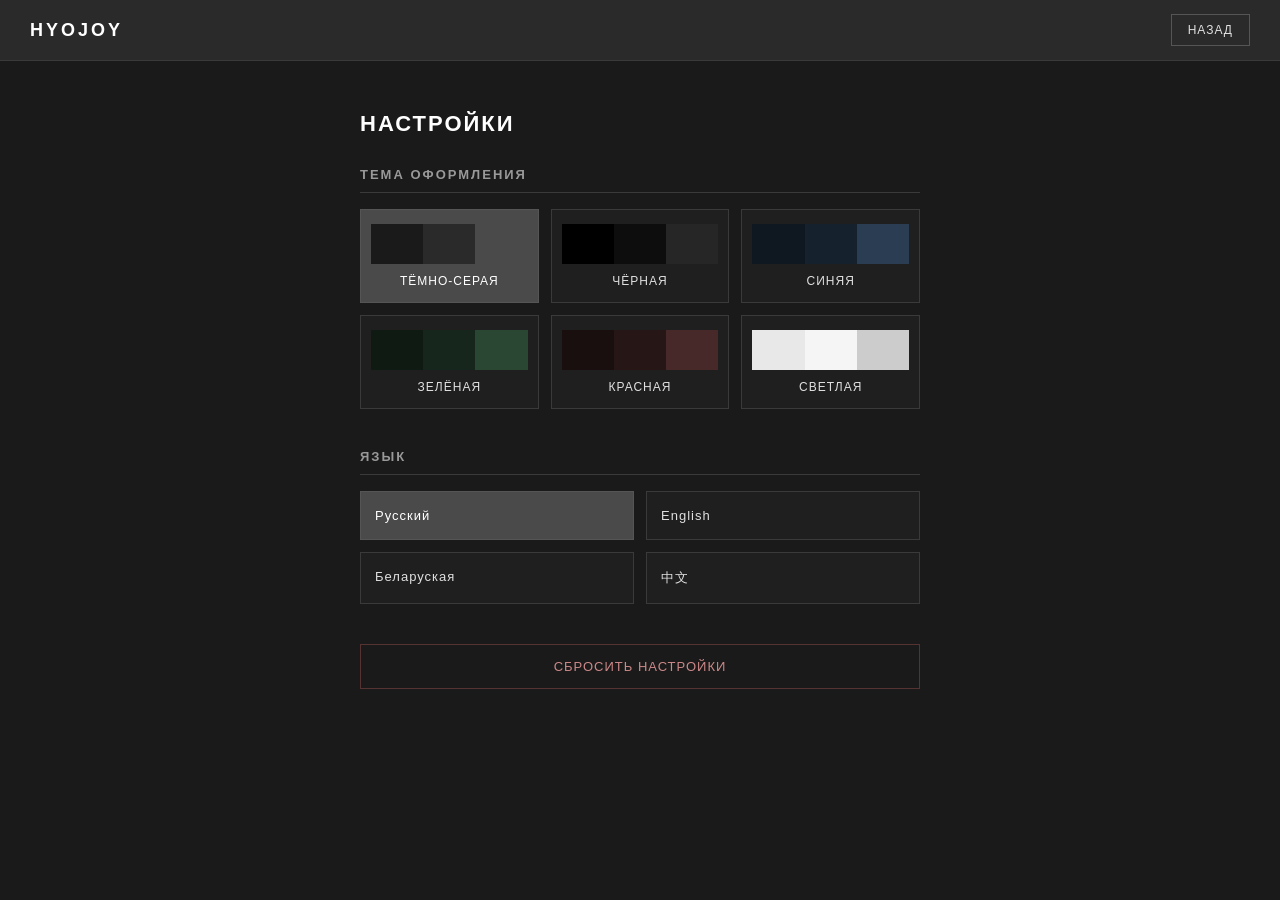
<file: settings.html>
<!DOCTYPE html>
<html lang="ru">
<head>
<meta charset="UTF-8">
<meta name="viewport" content="width=device-width, initial-scale=1.0">
<title>Настройки — HyoJoy</title>
<style>
:root {
    --bg: #1a1a1a; --bg-panel: #2a2a2a; --bg-input: #1f1f1f;
    --bg-input-focus: #242424; --bg-hover: #3a3a3a; --bg-active: #4a4a4a;
    --border: #3a3a3a; --border-hover: #555555;
    --text: #e0e0e0; --text-dim: #999999; --text-strong: #ffffff; --text-muted: #888888;
    --danger: #cc8888; --danger-bg: #3a1f1f; --danger-border: #553333;
    --success: #88cc88; --success-bg: #1f3a1f; --success-border: #335533;
}
* { margin: 0; padding: 0; box-sizing: border-box; font-family: Arial, sans-serif; }
body { background: var(--bg); color: var(--text); min-height: 100vh; display: flex; flex-direction: column; transition: 0.2s; }

.header {
    background: var(--bg-panel); border-bottom: 1px solid var(--border);
    padding: 14px 30px;
    display: flex; justify-content: space-between; align-items: center;
}
.logo { color: var(--text-strong); font-size: 18px; letter-spacing: 3px; text-transform: uppercase; font-weight: bold; cursor: pointer; }
.back-btn {
    background: none; border: 1px solid var(--border-hover); color: var(--text);
    padding: 8px 16px; font-size: 12px; letter-spacing: 1px;
    text-transform: uppercase; cursor: pointer; transition: 0.2s;
}
.back-btn:hover { background: var(--bg-hover); color: var(--text-strong); }

.main { flex: 1; padding: 50px 40px; display: flex; justify-content: center; }
.panel { width: 560px; }
h1 { font-size: 22px; letter-spacing: 2px; text-transform: uppercase; color: var(--text-strong); margin-bottom: 30px; }
h2 {
    font-size: 13px; letter-spacing: 2px; text-transform: uppercase;
    color: var(--text-dim); margin-bottom: 16px;
    padding-bottom: 10px; border-bottom: 1px solid var(--border);
}
.section { margin-bottom: 40px; }

.themes-grid { display: grid; grid-template-columns: repeat(3, 1fr); gap: 12px; }
.theme-card {
    background: var(--bg-input); border: 1px solid var(--border);
    padding: 14px 10px; cursor: pointer; transition: 0.2s;
    text-align: center; color: var(--text);
    font-size: 12px; letter-spacing: 1px; text-transform: uppercase;
}
.theme-card:hover { background: var(--bg-hover); border-color: var(--border-hover); }
.theme-card.active { border-color: var(--border-hover); background: var(--bg-active); color: var(--text-strong); }

.theme-preview { width: 100%; height: 40px; margin-bottom: 10px; display: flex; }
.theme-preview span { flex: 1; }

.langs-grid { display: grid; grid-template-columns: repeat(2, 1fr); gap: 12px; }
.lang-card {
    background: var(--bg-input); border: 1px solid var(--border);
    padding: 16px 14px; cursor: pointer; transition: 0.2s;
    color: var(--text); font-size: 13px; letter-spacing: 1px;
}
.lang-card:hover { background: var(--bg-hover); border-color: var(--border-hover); }
.lang-card.active { border-color: var(--border-hover); background: var(--bg-active); color: var(--text-strong); }

.reset-btn {
    width: 100%; padding: 14px; background: transparent;
    border: 1px solid var(--danger-border); color: var(--danger);
    font-size: 13px; letter-spacing: 1px; text-transform: uppercase;
    cursor: pointer; transition: 0.2s;
}
.reset-btn:hover { background: var(--danger-bg); }

.saved-toast {
    position: fixed; bottom: 30px; right: 30px;
    background: var(--bg-panel); border: 1px solid var(--success-border);
    color: var(--success); padding: 14px 24px;
    font-size: 12px; letter-spacing: 2px; text-transform: uppercase;
    opacity: 0; pointer-events: none; transition: 0.3s;
}
.saved-toast.show { opacity: 1; }
</style>
</head>
<body>

<div class="header">
    <div class="logo" onclick="location.href='index.html'">HyoJoy</div>
    <button class="back-btn" onclick="location.href='index.html'" data-i18n="settings.back">Назад</button>
</div>

<div class="main">
    <div class="panel">
        <h1 data-i18n="settings.title">Настройки</h1>

        <div class="section">
            <h2 data-i18n="settings.theme">Тема оформления</h2>
            <div class="themes-grid" id="themes-grid"></div>
        </div>

        <div class="section">
            <h2 data-i18n="settings.language">Язык</h2>
            <div class="langs-grid" id="langs-grid"></div>
        </div>

        <button class="reset-btn" id="reset-btn" data-i18n="settings.reset">Сбросить настройки</button>
    </div>
</div>

<div class="saved-toast" id="toast" data-i18n="settings.saved">Сохранено</div>

<script type="module">
import {
    THEMES, LANGS, loadSettings, saveSettings,
    applyTheme, applyLang, initSettings
} from './common.js';

initSettings();

const state = loadSettings();
const themesGrid = document.getElementById('themes-grid');
const langsGrid = document.getElementById('langs-grid');
const toast = document.getElementById('toast');

function showToast() {
    toast.classList.add('show');
    setTimeout(() => toast.classList.remove('show'), 1200);
}

function renderThemes() {
    themesGrid.innerHTML = '';
    for (const [key, theme] of Object.entries(THEMES)) {
        const card = document.createElement('div');
        card.className = 'theme-card' + (key === state.theme ? ' active' : '');
        const preview = document.createElement('div');
        preview.className = 'theme-preview';
        ['--bg', '--bg-panel', '--bg-active'].forEach((v) => {
            const s = document.createElement('span');
            s.style.background = theme.vars[v];
            preview.appendChild(s);
        });
        card.appendChild(preview);
        card.appendChild(document.createTextNode(theme.name));
        card.addEventListener('click', () => {
            state.theme = key;
            saveSettings(state);
            applyTheme(key);
            renderThemes();
            showToast();
        });
        themesGrid.appendChild(card);
    }
}

function renderLangs() {
    langsGrid.innerHTML = '';
    for (const [key, lang] of Object.entries(LANGS)) {
        const card = document.createElement('div');
        card.className = 'lang-card' + (key === state.lang ? ' active' : '');
        card.textContent = lang.name;
        card.addEventListener('click', () => {
            state.lang = key;
            saveSettings(state);
            applyLang(key);
            renderLangs();
            showToast();
        });
        langsGrid.appendChild(card);
    }
}

document.getElementById('reset-btn').addEventListener('click', () => {
    state.theme = 'dark';
    state.lang = 'ru';
    saveSettings(state);
    applyTheme('dark');
    applyLang('ru');
    renderThemes();
    renderLangs();
    showToast();
});

renderThemes();
renderLangs();
</script>
</body>
</html>
</file>
